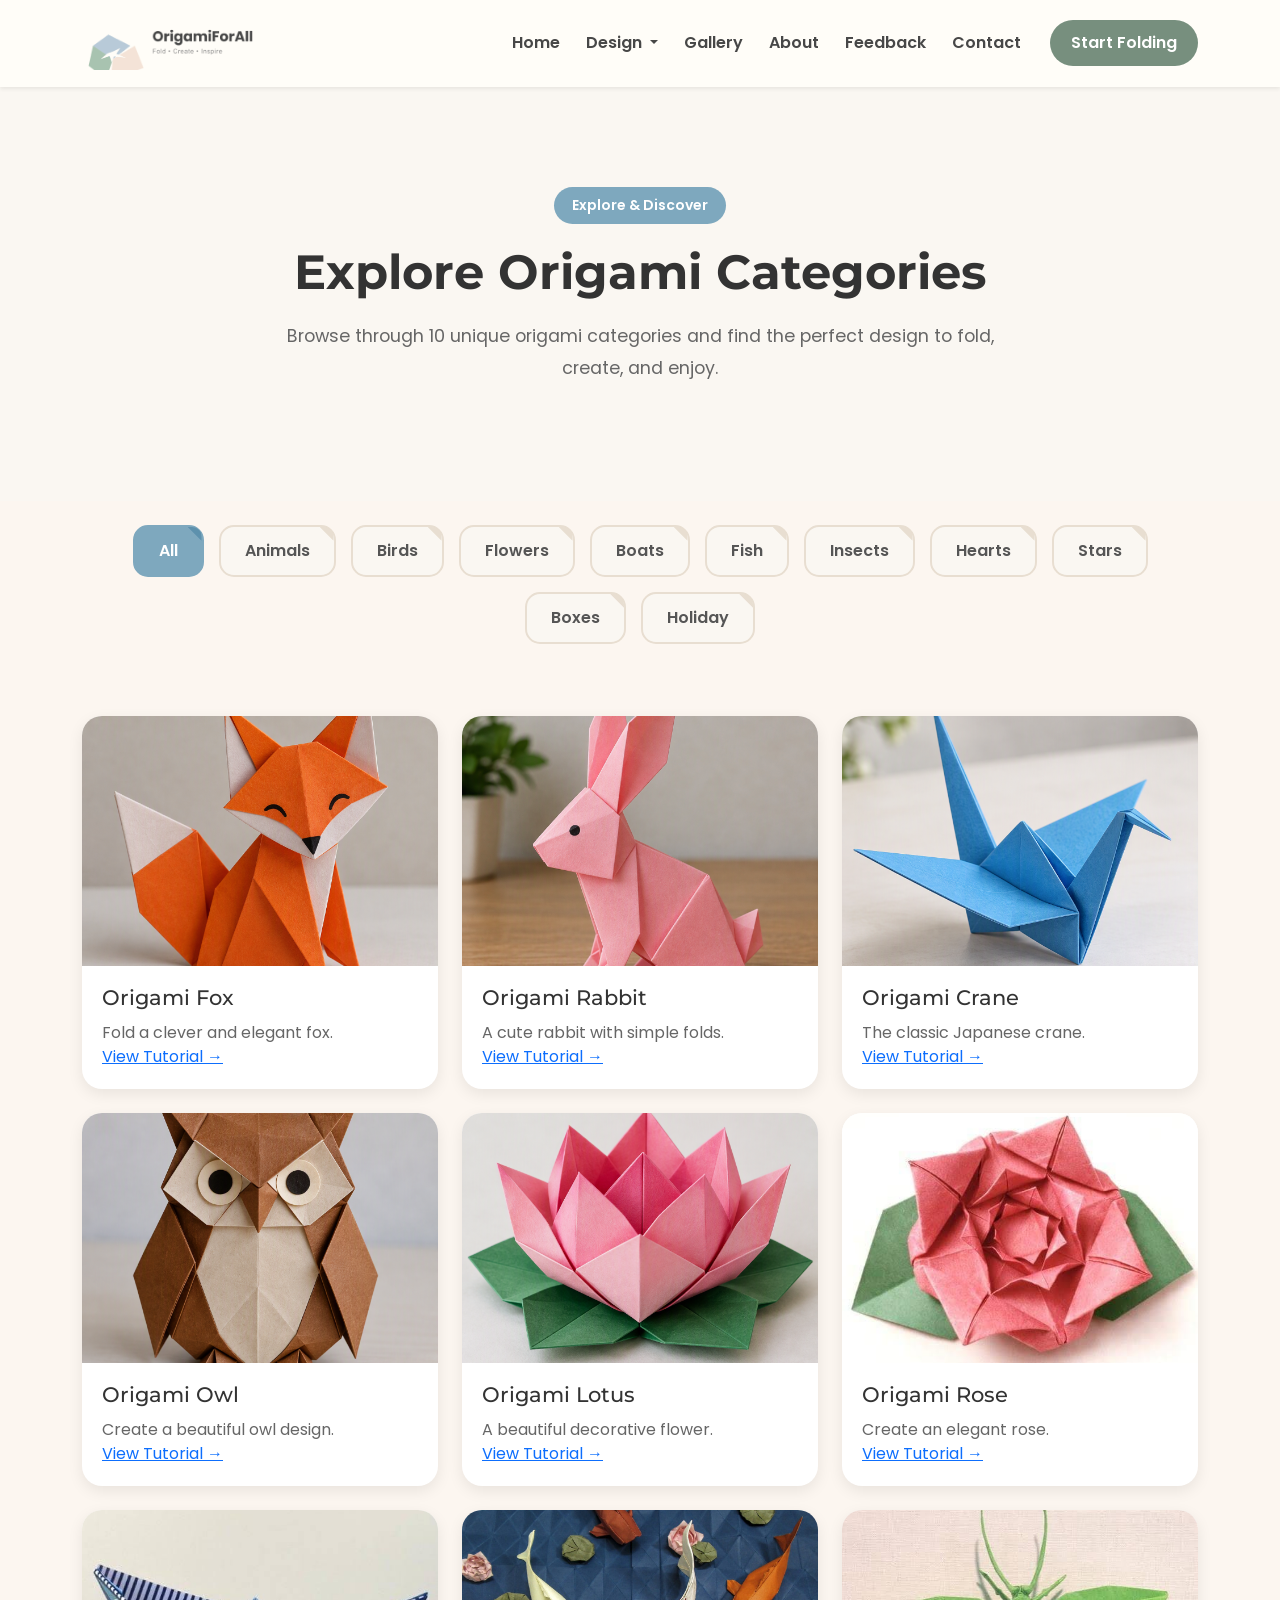
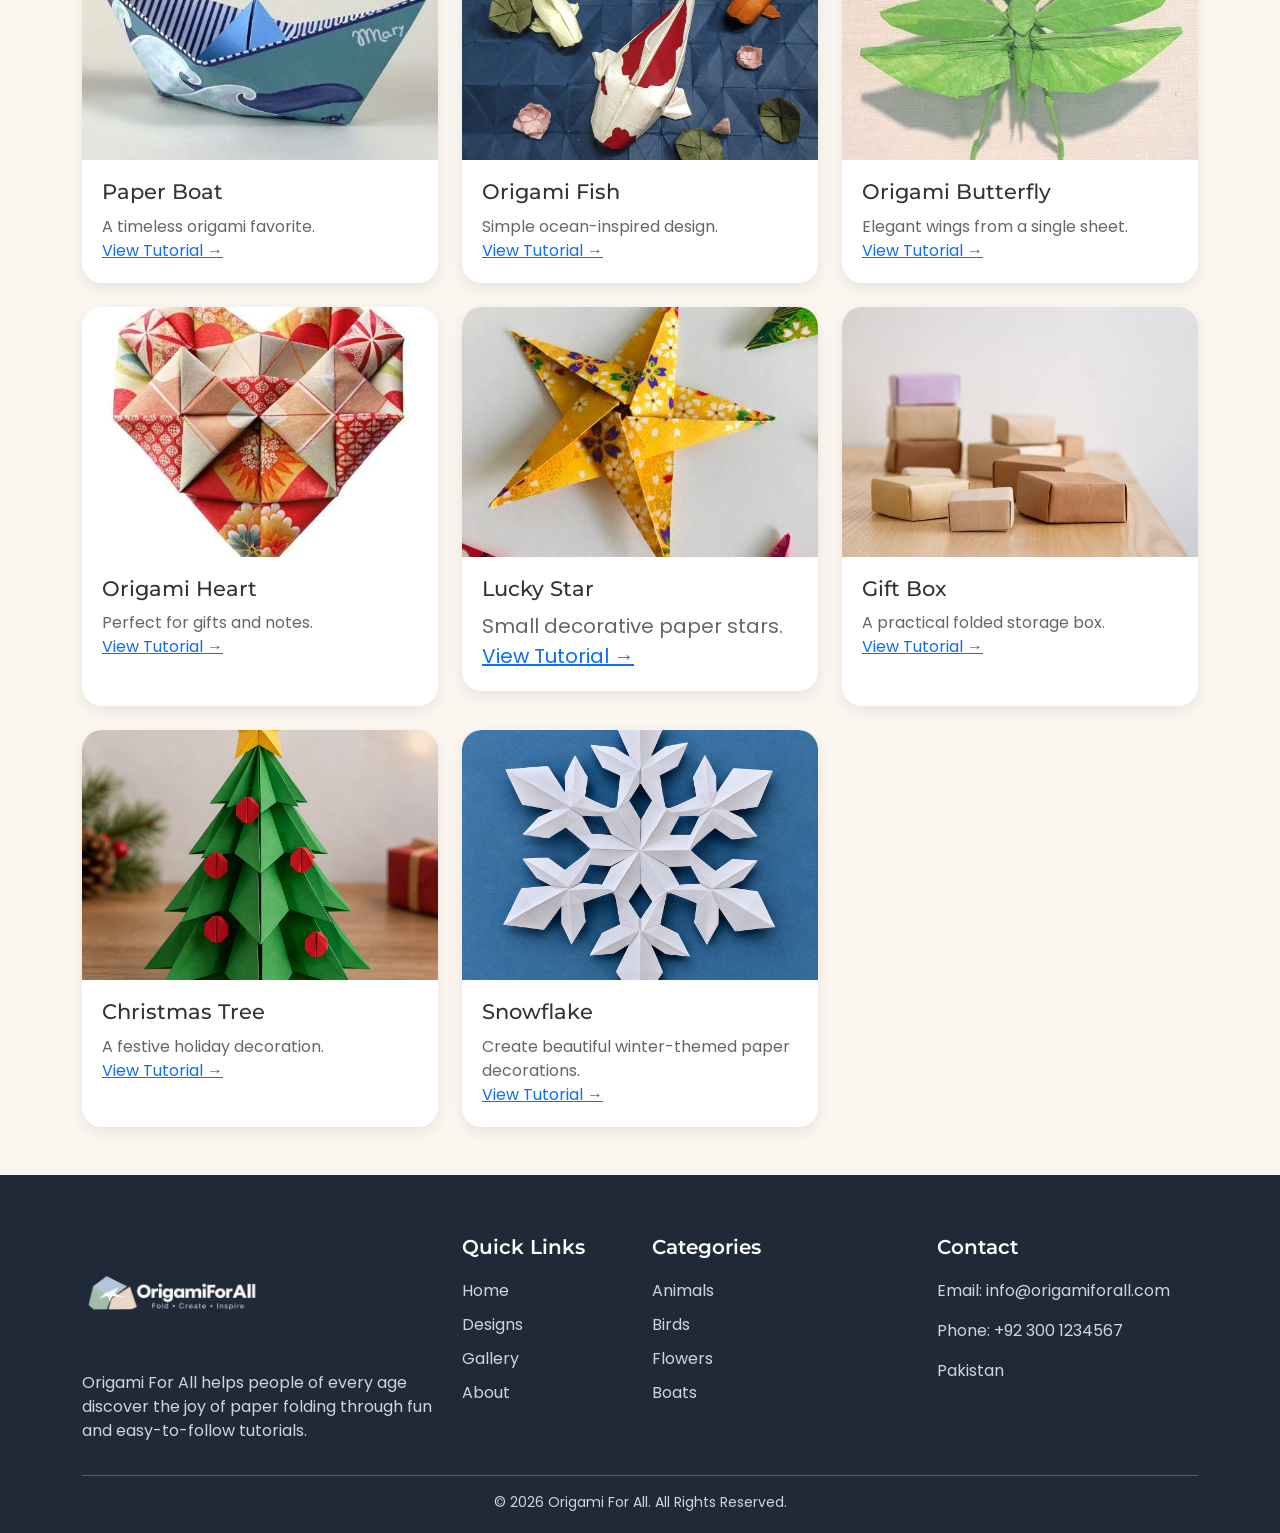
<file: categories.html>
<!DOCTYPE html>
<html lang="en">
<head>
    <meta charset="UTF-8">
    <meta name="viewport" content="width=device-width, initial-scale=1.0">
    <link href="https://cdn.jsdelivr.net/npm/bootstrap@5.0.2/dist/css/bootstrap.min.css" rel="stylesheet" integrity="sha384-EVSTQN3/azprG1Anm3QDgpJLIm9Nao0Yz1ztcQTwFspd3yD65VohhpuuCOmLASjC" crossorigin="anonymous">
    <link rel="preconnect" href="https://fonts.googleapis.com">
    <link href="https://fonts.googleapis.com/css2?family=Quicksand:wght@400;500;600;700&display=swap" rel="stylesheet"> 
    <link href="https://fonts.googleapis.com/css2?family=Poppins:wght@300;400;500;600;700&display=swap" rel="stylesheet">
    <link href="https://fonts.googleapis.com/css2?family=Montserrat:wght@400;500;600;700&display=swap" rel="stylesheet">
    <link rel="icon" type="image/x-icon" href="Assests/images/logo/favicon.png">
    <link rel="stylesheet" href="Assests/css/style.css">
    <link rel="stylesheet" href="Assests/css/categories.css">
    <title>OrigamiForAll | Categories </title>
</head>
<body>
    <nav class="navbar navbar-expand-lg navbar-light bg-white shadow-sm sticky-top">
    <div class="container">

        <!-- Logo -->
        <a class="navbar-brand d-flex align-items-center" href="#">
            <img src="Assests/images/logo/SVG-preview (1).png" alt="OrigamiForAll Logo" width="220" class="me-2">
            <!-- <span class="logo-text">OrigamiForAll</span> -->
        </a>

        <!-- Mobile Toggle Button -->
        <button class="navbar-toggler border-0"
                type="button"
                data-bs-toggle="collapse"
                data-bs-target="#mainMenu">

            <span class="navbar-toggler-icon"></span>
        </button>

        <!-- Menu Links -->
        <div class="collapse navbar-collapse" id="mainMenu">

            <ul class="navbar-nav ms-auto text-center">

                <li class="nav-item">
                    <a class="nav-link active" href="index.html">Home</a>
                </li>

                <li class="nav-item dropdown">
                    <a class="nav-link dropdown-toggle" href="#" id="designDropdown" role="button" data-bs-toggle="dropdown" aria-expanded="false">
                      Design
                    </a>

                    <div class="dropdown-menu p-3 design-menu">
                       <div class="row">
                         <div class="col-6">
                           <h6 class="dropdown-header">By Level</h6>
                            <a class="dropdown-item" href="#">Easy  (kids)</a>
                            <a class="dropdown-item" href="#">Medium</a>
                            <a class="dropdown-item" href="#">Complex (elders)</a>
                         </div>
                        <div class="col-6">
                          <h6 class="dropdown-header">By Category</h6>
                          <a class="dropdown-item" href="categories.html#faces">Faces</a>
                           <a class="dropdown-item" href="categories.html#animals">Animals</a>
                           <a class="dropdown-item" href="categories.html#birds">Birds</a>
                          <a class="dropdown-item" href="categories.html#flowers">Flowers</a>
                          <a class="dropdown-item" href="categories.html">All 10 categories</a>
            </div>

        </div>
    </div>
</li>


                <li class="nav-item">
                    <a class="nav-link" href="gallery.html">Gallery</a>
                </li>

                <li class="nav-item">
                    <a class="nav-link" href="about.html">About</a>
                </li>

                <li class="nav-item">
                    <a class="nav-link" href="feedback.html">Feedback</a>
                </li>

                <li class="nav-item">
                    <a class="nav-link" href="contact.html">Contact</a>
                </li>

            </ul>

            <!-- Button -->
            <div class="ms-lg-3 text-center mt-3 mt-lg-0">
                <a href="folding.html" target="_blank" class="btn start-btn">
                    Start Folding
                </a>
            </div>

        </div>

    </div>
</nav>

    <section class="categories-hero">
    <div class="container">

        <div class="hero-content text-center">

            <span class="hero-tag">
                Explore & Discover
            </span>

            <h1>
                Explore Origami Categories
            </h1>

            <p>
                Browse through 10 unique origami categories and find
                the perfect design to fold, create, and enjoy.
            </p>

        </div>

    </div>
</section>

<section class="category-filter py-4">
    <div class="container">

        <div class="filter-wrapper">

            <button class="filter-btn active" data-filter="all">
                All
            </button>

            <button class="filter-btn" data-filter="animals">
                Animals
            </button>

            <button class="filter-btn" data-filter="birds">
                Birds
            </button>

            <button class="filter-btn" data-filter="flowers">
                Flowers
            </button>

            <button class="filter-btn" data-filter="boats">
                Boats
            </button>

            <button class="filter-btn" data-filter="fish">
                Fish
            </button>

            <button class="filter-btn" data-filter="insects">
                Insects
            </button>

            <button class="filter-btn" data-filter="hearts">
                Hearts
            </button>

            <button class="filter-btn" data-filter="stars">
                Stars
            </button>

            <button class="filter-btn" data-filter="boxes">
                Boxes
            </button>

            <button class="filter-btn" data-filter="holiday">
                Holiday
            </button>

        </div>

    </div>
</section>

<section class="origami-designs py-5">
    <div class="container">

        <div class="row g-4" id="designContainer">

           <!-- ANIMALS -->

<div class="col-lg-4 col-md-6 design-item animals">
    <div class="design-card">
        <img src="Assests/images/categories/fox.png" alt="Origami Fox">
        <div class="card-content">
            <h4>Origami Fox</h4>
            <p>Fold a clever and elegant fox.</p>
            <a href="https://youtube.com/shorts/Jl2_VL7iRh0"
   target="_blank"
   class="tutorial-btn">
   View Tutorial →
</a>
        </div>
    </div>
</div>

<div class="col-lg-4 col-md-6 design-item animals">
    <div class="design-card">
        <img src="Assests/images/categories/rabbit.png" alt="Origami Rabbit">
        <div class="card-content">
            <h4>Origami Rabbit</h4>
            <p>A cute rabbit with simple folds.</p>
            <a href="https://youtu.be/Xx4CaexQUnY?si=7yCL1SvRv82DNS9d"
   target="_blank"
   rel="noopener noreferrer"
   class="tutorial-btn">

   View Tutorial →
</a>
        </div>
    </div>
</div>

<!-- BIRDS -->

<div class="col-lg-4 col-md-6 design-item birds">
    <div class="design-card">
        <img src="Assests/images/categories/crane.png" alt="Origami Crane">
        <div class="card-content">
            <h4>Origami Crane</h4>
            <p>The classic Japanese crane.</p>
            <a href="https://youtu.be/GC_Szxdqh2Y?si=tO3BHT9Pu3AYhiyE"
   target="_blank"
   rel="noopener noreferrer"
   class="tutorial-btn">
   View Tutorial →
</a>
        </div>
    </div>
</div>

<div class="col-lg-4 col-md-6 design-item birds">
    <div class="design-card">
        <img src="Assests/images/categories/owl.png" alt="Origami Owl">
        <div class="card-content">
            <h4>Origami Owl</h4>
            <p>Create a beautiful owl design.</p>
            <a href="https://youtube.com/shorts/T3FCKv_7ixM?si=c3lFRYmvdvEp4dUh"
   target="_blank"
   rel="noopener noreferrer"
   class="tutorial-btn">
   View Tutorial →
</a>
        </div>
    </div>
</div>

<!-- FLOWERS -->

<div class="col-lg-4 col-md-6 design-item flowers">
    <div class="design-card">
        <img src="Assests/images/categories/lotus.png" alt="Origami Lotus">
        <div class="card-content">
            <h4>Origami Lotus</h4>
            <p>A beautiful decorative flower.</p>
            <a href="https://youtu.be/LWsL-_pgmTc?si=FZiootTvWFcT4ROh"
   target="_blank"
   rel="noopener noreferrer"
   class="tutorial-btn">
   View Tutorial →
</a>
        </div>
    </div>
</div>

<div class="col-lg-4 col-md-6 design-item flowers">
    <div class="design-card">
        <img src="Assests/images/homepage/flower.jpeg" alt="Origami Rose">
        <div class="card-content">
            <h4>Origami Rose</h4>
            <p>Create an elegant rose.</p>
            <a href="https://youtu.be/LWsL-_pgmTc?si=FZiootTvWFcT4ROh"
   target="_blank"
   rel="noopener noreferrer"
   class="tutorial-btn">
   View Tutorial →
</a>
        </div>
    </div>
</div>

<!-- BOATS -->

<div class="col-lg-4 col-md-6 design-item boats">
    <div class="design-card">
        <img src="Assests/images/homepage/boat.jpeg" alt="Paper Boat">
        <div class="card-content">
            <h4>Paper Boat</h4>
            <p>A timeless origami favorite.</p>
            <a href="https://youtu.be/3N7EUi3-PG8?si=yOu9jpUoL8xKp1Sw"
   target="_blank"
   rel="noopener noreferrer"
   class="tutorial-btn">
    View Tutorial →
</a>
        </div>
    </div>
</div>

<!-- FISH -->

<div class="col-lg-4 col-md-6 design-item fish">
    <div class="design-card">
        <img src="Assests/images/homepage/fish.jpeg" alt="Origami Fish">
        <div class="card-content">
            <h4>Origami Fish</h4>
            <p>Simple ocean-inspired design.</p>
            <a href="https://youtube.com/shorts/Tga2JitstTc?si=PKrJuA0qzFN9pCto"
   target="_blank"
   rel="noopener noreferrer"
   class="tutorial-btn">
    View Tutorial →
</a>
        </div>
    </div>
</div>

<!-- INSECTS -->

<div class="col-lg-4 col-md-6 design-item insects">
    <div class="design-card">
        <img src="Assests/images/homepage/insect.jpeg" alt="Origami Butterfly">
        <div class="card-content">
            <h4>Origami Butterfly</h4>
            <p>Elegant wings from a single sheet.</p>
            <a href="https://youtu.be/mfI3MIbbkgM?si=-bpG-25TzOArv63t"
   target="_blank"
   rel="noopener noreferrer"
   class="tutorial-btn">
    View Tutorial →
</a>
        </div>
    </div>
</div>

<!-- HEARTS -->

<div class="col-lg-4 col-md-6 design-item hearts">
    <div class="design-card">
        <img src="Assests/images/homepage/heart.jpeg" alt="Origami Heart">
        <div class="card-content">
            <h4>Origami Heart</h4>
            <p>Perfect for gifts and notes.</p>
            <a href="https://youtube.com/shorts/HNbtiwGGP9Q?si=deDmtPSzNkSjl4MO"
   target="_blank"
   rel="noopener noreferrer"
   class="tutorial-btn">
    View Tutorial →
</a>
        </div>
    </div>
</div>

<!-- STARS -->

<div class="col-lg-4 col-md-6 design-item stars">
    <div class="design-card">
        <img src="Assests/images/homepage/star.jpeg" alt="Origami Star">
        <div class="card-content">
            <h4>Lucky Star</h4>
            <p>Small decorative paper stars.</p>
            <a href="https://youtube.com/shorts/tIvdRGP3rW0?si=ak4r_z87J6XxN5YI"
   target="_blank"
   rel="noopener noreferrer"
   class="tutorial-btn">
    View Tutorial →
</a>
        </div>
    </div>
</div>

<!-- BOXES -->

<div class="col-lg-4 col-md-6 design-item boxes">
    <div class="design-card">
        <img src="Assests/images/homepage/box.jpeg" alt="Origami Box">
        <div class="card-content">
            <h4>Gift Box</h4>
            <p>A practical folded storage box.</p>
            <a href="https://youtube.com/shorts/bmXkCPb6NDE?si=FwzNJWhLvQjsG_bE"
   target="_blank"
   rel="noopener noreferrer"
   class="tutorial-btn">
    View Tutorial →
</a>
        </div>
    </div>
</div>

<!-- HOLIDAY -->

<div class="col-lg-4 col-md-6 design-item holiday">
    <div class="design-card">
        <img src="Assests/images/categories/Christmas-tree.png" alt="Origami Christmas Tree">
        <div class="card-content">
            <h4>Christmas Tree</h4>
            <p>A festive holiday decoration.</p>
            <a href="https://youtu.be/TZAsOQiZMEs?si=r19V6JU6x4DKmiRM"
   target="_blank"
   rel="noopener noreferrer"
   class="tutorial-btn">
    View Tutorial →
</a>
        </div>
    </div>
</div>

<div class="col-lg-4 col-md-6 design-item holiday">
    <div class="design-card">
        <img src="Assests/images/categories/snowflake.png" alt="Origami Snowflake">
        <div class="card-content">
            <h4>Snowflake</h4>
             <p>Create beautiful winter-themed paper decorations.</p>
             <a href="https://youtube.com/shorts/aI1b0s_rv1Q?si=NYsggq1Gjv1YZd9y"
   target="_blank"
   rel="noopener noreferrer"
   class="tutorial-btn">
    View Tutorial →
</a>
        </div>

    </div>
</div>
</section>



<!-- FOOTER -->
 <footer class="footer-section">
    <div class="container">

        <div class="row gy-4">

            <!-- Logo & About -->
            <div class="col-lg-4">
                <img src="Assests/images/logo/jpeg.jpg" alt="Logo" width="180">

                <p class="mt-3">
                    Origami For All helps people of every age discover the joy of paper folding through fun and easy-to-follow tutorials.
                </p>
            </div>

            <!-- Quick Links -->
            <div class="col-lg-2 col-md-6">
                <h5>Quick Links</h5>

                <ul class="footer-links">
                    <li><a href="index.html">Home</a></li>
                    <li><a href="categories.html">Designs</a></li>
                    <li><a href="gallery.html">Gallery</a></li>
                    <li><a href="about.html">About</a></li>
                </ul>
            </div>

            <!-- Categories -->
            <div class="col-lg-3 col-md-6">
                <h5>Categories</h5>

                <ul class="footer-links">
                    <li><a href="categories.html#animals">Animals</a></li>
                    <li><a href="categories.html#birds">Birds</a></li>
                    <li><a href="categories.html#flowers">Flowers</a></li>
                    <li><a href="categories.html#boats">Boats</a></li>
                </ul>
            </div>

            <!-- Contact -->
            <div class="col-lg-3">
                <h5>Contact</h5>

                <p>Email: info@origamiforall.com</p>
                <p>Phone: +92 300 1234567</p>
                <p>Pakistan</p>
            </div>

        </div>

        <hr>

        <div class="text-center copyright">
            <p>
                © 2026 Origami For All. All Rights Reserved.
            </p>
        </div>

    </div>
</footer>
    <script src="Assests/javascript/categories.js"></script>
    <script src="https://cdn.jsdelivr.net/npm/bootstrap@5.0.2/dist/js/bootstrap.bundle.min.js"></script>


</body>
</html>
</file>
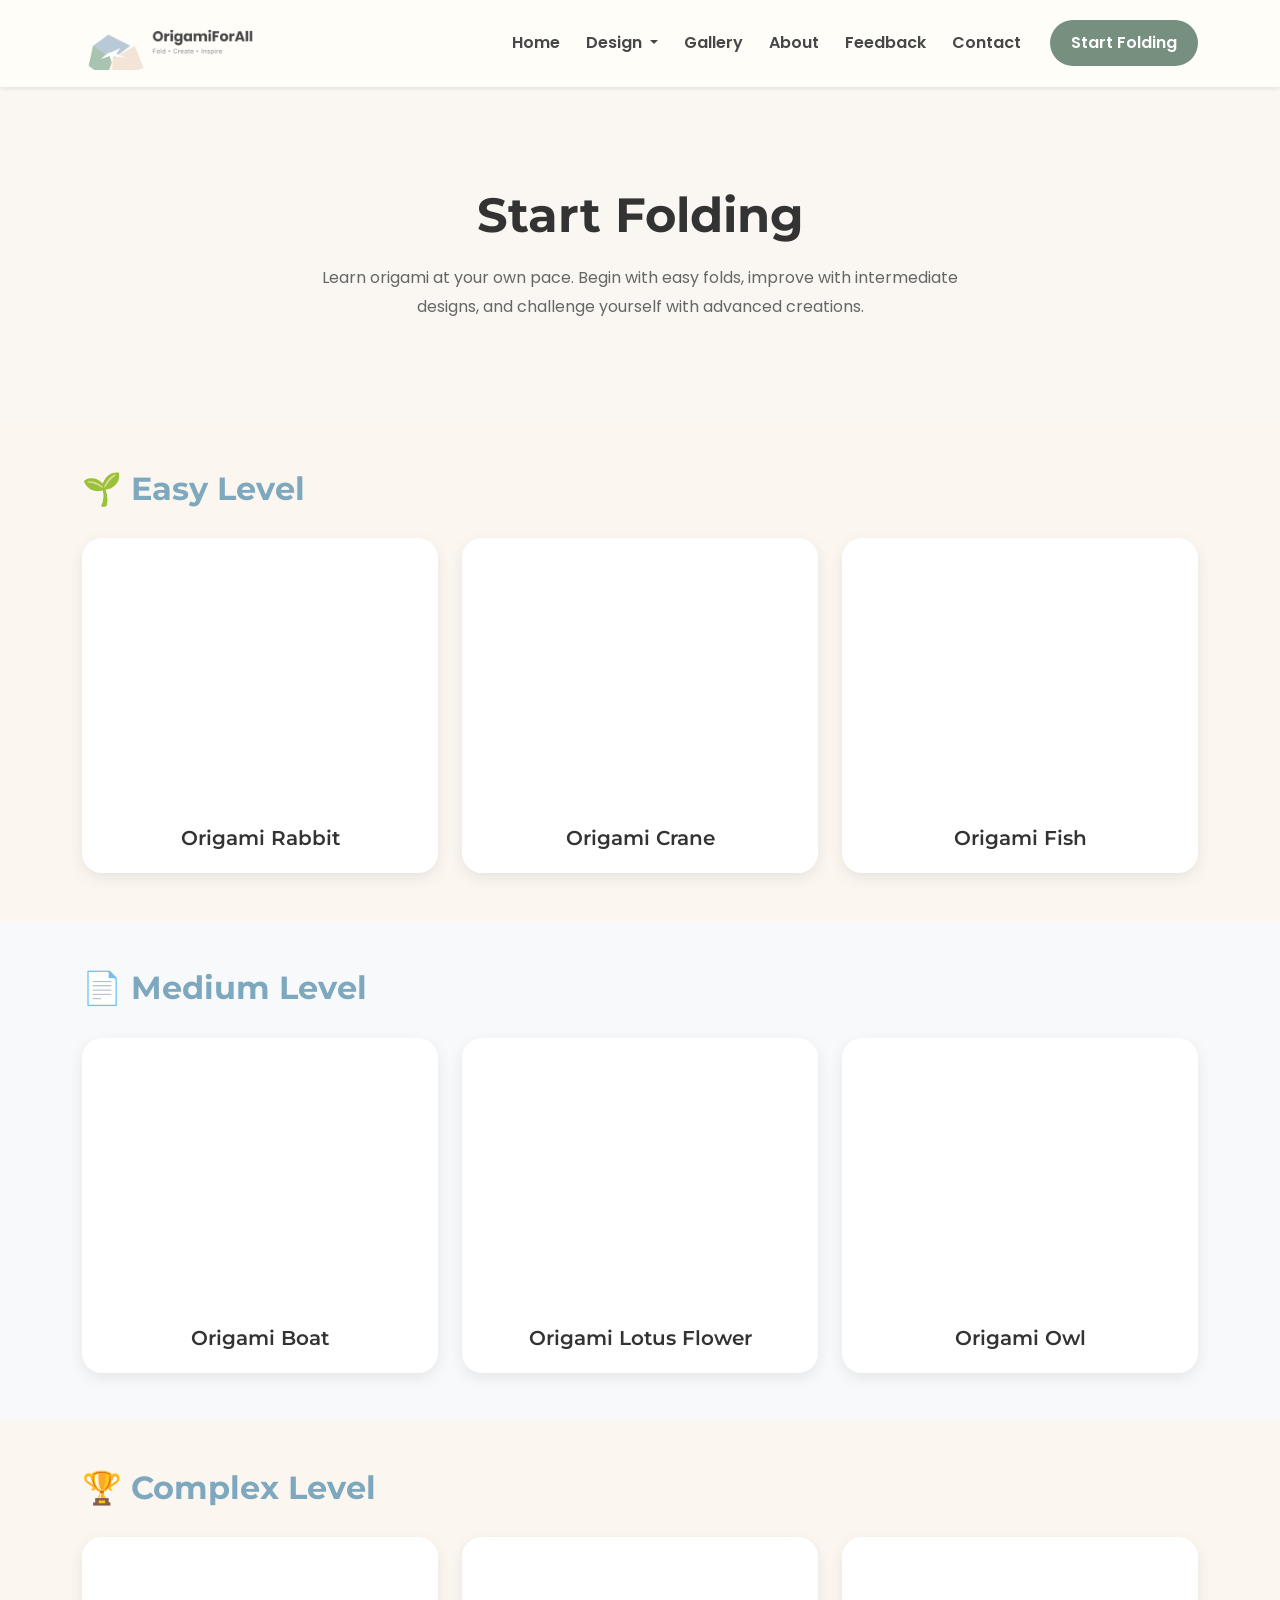
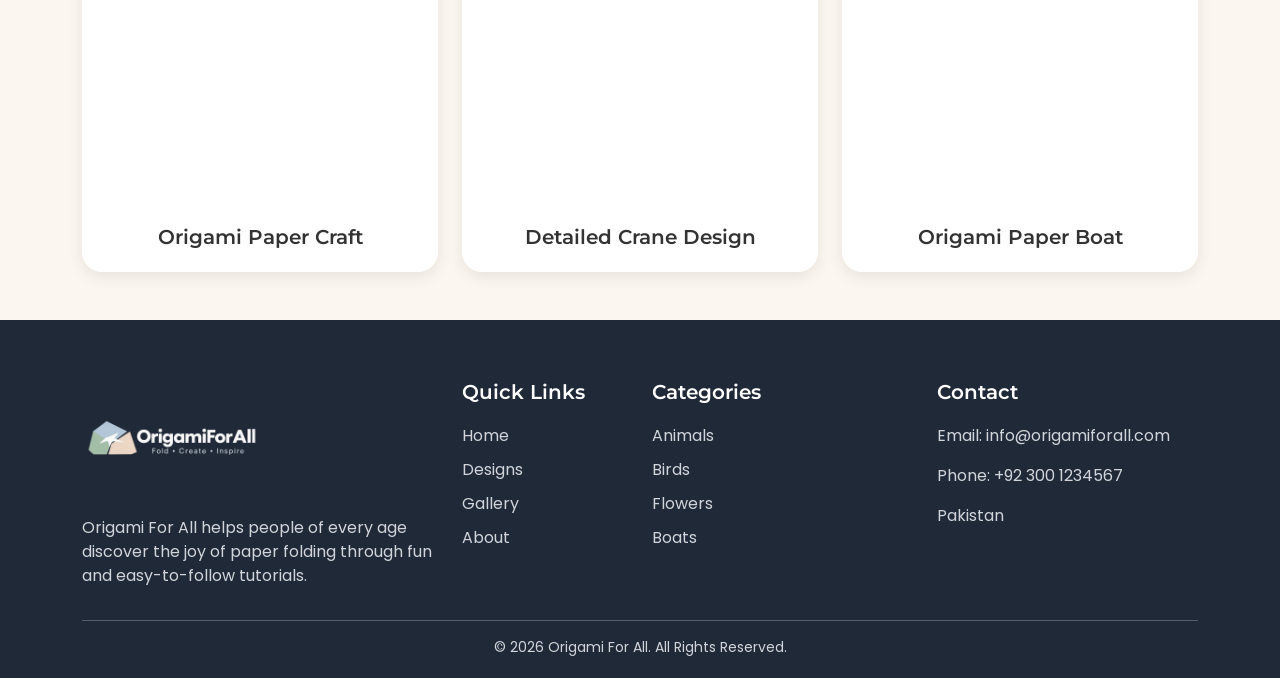
<file: folding.html>
<!DOCTYPE html>
<html lang="en">
<head>
    <meta charset="UTF-8">
    <meta name="viewport" content="width=device-width, initial-scale=1.0">
    <link href="https://cdn.jsdelivr.net/npm/bootstrap@5.0.2/dist/css/bootstrap.min.css" rel="stylesheet" integrity="sha384-EVSTQN3/azprG1Anm3QDgpJLIm9Nao0Yz1ztcQTwFspd3yD65VohhpuuCOmLASjC" crossorigin="anonymous">
    <link rel="preconnect" href="https://fonts.googleapis.com">
    <link href="https://fonts.googleapis.com/css2?family=Quicksand:wght@400;500;600;700&display=swap" rel="stylesheet"> 
    <link href="https://fonts.googleapis.com/css2?family=Poppins:wght@300;400;500;600;700&display=swap" rel="stylesheet">
    <link href="https://fonts.googleapis.com/css2?family=Montserrat:wght@400;500;600;700&display=swap" rel="stylesheet">
    <link rel="stylesheet" href="Assests/css/style.css">
    <link rel="stylesheet" href="Assests/css/folding.css">
    <link rel="icon" type="image/x-icon" href="Assests/images/logo/favicon.png">
    <title>Start Folding | OrigamiForAll</title>

</head>
<body>
    <nav class="navbar navbar-expand-lg navbar-light bg-white shadow-sm sticky-top">
    <div class="container">

        <!-- Logo -->
        <a class="navbar-brand d-flex align-items-center" href="#">
            <img src="Assests/images/logo/SVG-preview (1).png" alt="OrigamiForAll Logo" width="220" class="me-2">
            <!-- <span class="logo-text">OrigamiForAll</span> -->
        </a>

        <!-- Mobile Toggle Button -->
        <button class="navbar-toggler border-0"
                type="button"
                data-bs-toggle="collapse"
                data-bs-target="#mainMenu">

            <span class="navbar-toggler-icon"></span>
        </button>

        <!-- Menu Links -->
        <div class="collapse navbar-collapse" id="mainMenu">

            <ul class="navbar-nav ms-auto text-center">

                <li class="nav-item">
                    <a class="nav-link active" href="index.html">Home</a>
                </li>

                <li class="nav-item dropdown">
                    <a class="nav-link dropdown-toggle" href="#" id="designDropdown" role="button" data-bs-toggle="dropdown" aria-expanded="false">
                      Design
                    </a>

                    <div class="dropdown-menu p-3 design-menu">
                       <div class="row">
                         <div class="col-6">
                           <h6 class="dropdown-header">By Level</h6>
                            <a class="dropdown-item" href="#">Easy  (kids)</a>
                            <a class="dropdown-item" href="#">Medium</a>
                            <a class="dropdown-item" href="#">Complex (elders)</a>
                         </div>
                        <div class="col-6">
                          <h6 class="dropdown-header">By Category</h6>
                          <a class="dropdown-item" href="categories.html#faces">Faces</a>
                           <a class="dropdown-item" href="categories.html#animals">Animals</a>
                           <a class="dropdown-item" href="categories.html#birds">Birds</a>
                          <a class="dropdown-item" href="categories.html#flowers">Flowers</a>
                          <a class="dropdown-item" href="categories.html">All 10 categories</a>
            </div>

        </div>
    </div>
</li>


                <li class="nav-item">
                    <a class="nav-link" href="gallery.html">Gallery</a>
                </li>

                <li class="nav-item">
                    <a class="nav-link" href="about.html">About</a>
                </li>

                <li class="nav-item">
                    <a class="nav-link" href="feedback.html">Feedback</a>
                </li>

                <li class="nav-item">
                    <a class="nav-link" href="contact.html">Contact</a>
                </li>

            </ul>

            <!-- Button -->
            <div class="ms-lg-3 text-center mt-3 mt-lg-0">
                <a href="folding.html" target="_blank" class="btn start-btn">
                    Start Folding
                </a>
            </div>

        </div>

    </div>
</nav>

<section class="learn-hero text-center">
    <div class="container">

        <h1>Start Folding</h1>

        <p>
            Learn origami at your own pace. Begin with easy folds,
            improve with intermediate designs, and challenge yourself
            with advanced creations.
        </p>

    </div>
</section>

<!-- Easy Level -->
<section class="tutorial-section py-5">
    <div class="container">

        <h2 class="level-heading">🌱 Easy Level</h2>

        <div class="row g-4">

            <div class="col-lg-4 col-md-6">
                <div class="video-card">
                    <iframe width="100%" height="250"
                        src="https://www.youtube.com/embed/Xx4CaexQUnY"
                        allowfullscreen>
                    </iframe>
                    <h5 class="mt-3">Origami Rabbit</h5>
                </div>
            </div>

            <div class="col-lg-4 col-md-6">
                <div class="video-card">
                    <iframe width="100%" height="250"
                        src="https://www.youtube.com/embed/GC_Szxdqh2Y"
                        allowfullscreen>
                    </iframe>
                    <h5 class="mt-3">Origami Crane</h5>
                </div>
            </div>

            <div class="col-lg-4 col-md-6">
                <div class="video-card">
                    <iframe width="100%" height="250"
                        src="https://www.youtube.com/embed/Tga2JitstTc"
                        allowfullscreen>
                    </iframe>
                    <h5 class="mt-3">Origami Fish</h5>
                </div>
            </div>

        </div>

    </div>
</section>

<!-- Medium Level -->
<section class="tutorial-section py-5 bg-light">
    <div class="container">

        <h2 class="level-heading">📄 Medium Level</h2>

        <div class="row g-4">

            <div class="col-lg-4 col-md-6">
                <div class="video-card">
                    <iframe width="100%" height="250"
                        src="https://www.youtube.com/embed/3N7EUi3-PG8"
                        allowfullscreen>
                    </iframe>
                    <h5 class="mt-3">Origami Boat</h5>
                </div>
            </div>

            <div class="col-lg-4 col-md-6">
                <div class="video-card">
                    <iframe width="100%" height="250"
                        src="https://www.youtube.com/embed/LWsL-_pgmTc"
                        allowfullscreen>
                    </iframe>
                    <h5 class="mt-3">Origami Lotus Flower</h5>
                </div>
            </div>

            <div class="col-lg-4 col-md-6">
                <div class="video-card">
                    <iframe width="100%" height="250"
                        src="https://www.youtube.com/embed/T3FCKv_7ixM"
                        allowfullscreen>
                    </iframe>
                    <h5 class="mt-3">Origami Owl</h5>
                </div>
            </div>

        </div>

    </div>
</section>

<!-- Complex Level -->
<section class="tutorial-section py-5">
    <div class="container">

        <h2 class="level-heading">🏆 Complex Level</h2>

        <div class="row g-4">

            <div class="col-lg-4 col-md-6">
                <div class="video-card">
                    <iframe width="100%" height="250"
                        src="https://www.youtube.com/embed/Xx4CaexQUnY"
                        allowfullscreen>
                    </iframe>
                    <h5 class="mt-3">Origami Paper Craft</h5>
                </div>
            </div>

            <div class="col-lg-4 col-md-6">
                <div class="video-card">
                    <iframe width="100%" height="250"
                        src="https://www.youtube.com/embed/GC_Szxdqh2Y"
                        allowfullscreen>
                    </iframe>
                    <h5 class="mt-3">Detailed Crane Design</h5>
                </div>
            </div>

            <div class="col-lg-4 col-md-6">
                <div class="video-card">
                    <iframe width="100%" height="250"
                        src="https://www.youtube.com/embed/3N7EUi3-PG8"
                        allowfullscreen>
                    </iframe>
                    <h5 class="mt-3">Origami Paper Boat</h5>
                </div>
            </div>

        </div>

    </div>
</section>


<!-- FOOTER -->
 <footer class="footer-section">
    <div class="container">

        <div class="row gy-4">

            <!-- Logo & About -->
            <div class="col-lg-4">
                <img src="Assests/images/logo/jpeg.jpg" alt="Logo" width="180">

                <p class="mt-3">
                    Origami For All helps people of every age discover the joy of paper folding through fun and easy-to-follow tutorials.
                </p>
            </div>

            <!-- Quick Links -->
            <div class="col-lg-2 col-md-6">
                <h5>Quick Links</h5>

                <ul class="footer-links">
                    <li><a href="index.html">Home</a></li>
                    <li><a href="categories.html">Designs</a></li>
                    <li><a href="gallery.html">Gallery</a></li>
                    <li><a href="about.html">About</a></li>
                </ul>
            </div>

            <!-- Categories -->
            <div class="col-lg-3 col-md-6">
                <h5>Categories</h5>

                <ul class="footer-links">
                    <li><a href="categories.html#animals">Animals</a></li>
                    <li><a href="categories.html#birds">Birds</a></li>
                    <li><a href="categories.html#flowers">Flowers</a></li>
                    <li><a href="categories.html#boats">Boats</a></li>
                </ul>
            </div>

            <!-- Contact -->
            <div class="col-lg-3">
                <h5>Contact</h5>

                <p>Email: info@origamiforall.com</p>
                <p>Phone: +92 300 1234567</p>
                <p>Pakistan</p>
            </div>

        </div>

        <hr>

        <div class="text-center copyright">
            <p>
                © 2026 Origami For All. All Rights Reserved.
            </p>
        </div>

    </div>
</footer>

 <script src="https://cdn.jsdelivr.net/npm/bootstrap@5.0.2/dist/js/bootstrap.bundle.min.js"></script>  
</body>
</file>
<file: Assests/css/style.css>
body{
    font-family: 'Poppins', sans-serif;
    margin: 0;
    background-color: #fcf6f0;
    color: #333333;

}
h1,h2,h3,h4,h5,h6{
    font-family: 'Montserrat', sans-serif;
}

.navbar{
    background:#FFFDF8 !important;
    padding:12px 0;
}

.logo-text{
    font-size:1.4rem;
    font-weight:700;
    color:#474747;
}

.nav-link{
    color:#474747 !important;
    font-weight:600;
    margin:0 5px;
    transition:0.3s;
}

.nav-link:hover{
    color:#7EA8BE !important;
}


.design-menu{
    min-width: 350px;
    border: none;
    box-shadow: 0 5px 15px rgba(0,0,0,0.15);
}

.dropdown-header{
    color: #2a404c;
    font-weight: bold;
    font-size: 16px;
}

.dropdown-item{
    padding: 3px 16px;
    font-size: 15px;
} 

.dropdown-item:hover{
    background-color: #f8f5ef;
    color: #7EA8BE;
}

.start-btn{
    background:#778f7e;
    color:white;
    padding:10px 20px;
    border-radius:30px;
    font-weight:600;
}

.start-btn:hover{
    background:#8fb09b;
    color:white;
}

/* Mobile Menu */
@media (max-width:991px){

    .navbar-nav{
        padding-top:15px;
    }

    .nav-item{
        margin:5px 0;
    }

    .start-btn{
        width:100%;
        margin-top:10px;
    }
}

.hero-section {
  display: flex;
  align-items: center;
  justify-content: space-between;
  padding: 60px 80px;
  background-color: #fbf5ef;
  min-height: 80vh;
  box-sizing: border-box;
}

/* Left Content Styles */
.hero-content {
  flex: 1;
  max-width: 550px;
}

.subtitle {
  font-size: 13px;
  letter-spacing: 2px;
  color: #7d7771;
  text-transform: uppercase;
  font-family: sans-serif;
  font-weight: 600;
  display: block;
  margin-bottom: 12px;
}

.title {
  font-size: 48px;
  font-weight: 700;
  color: #2c3336;
  line-height: 1.15;
  margin: 0 0 20px 0;
}

.description {
  font-size: 18px;
  color: #555555;
  line-height: 1.5;
  margin-bottom: 28px;
  font-family: sans-serif;
}

/* Tags Styling */
.tags {
  display: flex;
  gap: 10px;
  flex-wrap: wrap;
  margin-bottom: 35px;
}

.tag {
  border: 1px solid #c8c2bc;
  border-radius: 20px;
  padding: 6px 18px;
  font-size: 14px;
  color: #555;
  background-color: transparent;
  font-family: sans-serif;
}

/* Button Styling */
.cta-button {
  display: inline-block;
  background-color: #3f6854; /* Deep Forest Green */
  color: #ffffff;
  padding: 14px 28px;
  border-radius: 4px;
  text-decoration: none;
  font-weight: 600;
  font-size: 15px;
  font-family: sans-serif;
  transition: background-color 0.2s ease;
}

.cta-button:hover {
  background-color: #2e4d3e;
  color:#ffffff;
}

/* Right Image Container */
.hero-image-container {
  flex: 1;
  display: flex;
  justify-content: flex-end;
  margin-left: 40px;
}

.image-placeholder {
  width: 100%;
  max-width: 500px;
  height: 380px;
  background-color: #f3e6d8;
  display: flex;
  align-items: flex-end;
  padding: 20px;
  box-sizing: border-box;
  color: #666;
  font-size: 14px;
  border-radius: 4px;
  font-family: sans-serif;
}
.image-placeholder img {
  width: 100%;
  height: 336px;
  border-radius: 4px;
  object-fit: cover;
}
.origami-history{
    background-color: #f8f9fa;
}

.history-tag{
    color: #7EA8BE;
    font-weight: 600;
    font-size: 14px;
    text-transform: uppercase;
    letter-spacing: 1px;
}

.origami-history h2{
    font-size: 42px;
    font-weight: 700;
    color: #333;
}

.origami-history p{
    color: #666;
    line-height: 1.8;
}

.learn-btn{
    background-color: #7EA8BE;
    color: white;
    padding: 10px 25px;
    border-radius: 30px;
}

.learn-btn:hover{
    background-color: #6897af;
    color: white;
}

.level-section{
    background: #f8f9fa;
}

.level-card{
    background: #fff;
    border-radius: 15px;
    overflow: hidden;
    text-align: center;
    padding-bottom: 20px;
    box-shadow: 0 4px 12px rgba(0,0,0,.08);
    transition: .3s;
}

.level-card:hover{
    transform: translateY(-8px);
}

.level-card img{
    width: 100%;
    height: 220px;
    object-fit: cover;
}

.level-card h4{
    margin-top: 20px;
    font-weight: 600;
}

.level-card p{
    color: #6c757d;
    padding: 0 15px;
}

.level-btn{
    background: #7EA8BE;
    color: white;
    border-radius: 25px;
    padding: 8px 25px;
}

.level-btn:hover{
    background: #5d91ad;
    color: white;
}

.design-categories{
    padding: 80px 0;
}

.section-title{
    font-size: 2.5rem;
    font-weight: 700;
    color: #333;
}

.section-subtitle{
    max-width: 700px;
    margin: 15px auto 0;
    color: #666;
    line-height: 1.8;
}

.category-card{
    background: #fff;
    border-radius: 15px;
    overflow: hidden;
    text-align: center;
    box-shadow: 0 4px 15px rgba(0,0,0,0.08);
    transition: 0.3s;
    height: 100%;
}

.category-card:hover{
    transform: translateY(-8px);
}

.category-card img{
    width: 100%;
    height: 180px;
    object-fit: cover;
}

.category-card h5{
    padding: 15px 10px;
    margin: 0;
    font-weight: 600;
}
@media (min-width: 992px){
    .col-lg-2-4{
        width: 20%;
    }
}

.gallery-preview{
    background-color: #f8f9fa;
}

.gallery-card{
    overflow: hidden;
    border-radius: 15px;
}

.gallery-card img{
    width: 100%;
    height: 250px;
    object-fit: cover;
    border-radius: 15px;
    transition: .4s;
}

.gallery-card:hover img{
    transform: scale(1.05);
}

.gallery-btn{
    background-color: #7EA8BE;
    color: #fff;
    padding: 12px 30px;
    border-radius: 30px;
}

.gallery-btn:hover{
    background-color: #6897af;
    color: #fff;
}

.testimonials{
    background-color: #f8f9fa;
}

.testimonial-card{
    background: white;
    padding: 30px;
    border-radius: 15px;
    text-align: center;
    box-shadow: 0 4px 12px rgba(0,0,0,0.08);
    height: 100%;
}

.stars{
    font-size: 20px;
    margin-bottom: 15px;
}

.testimonial-card p{
    color: #666;
    line-height: 1.8;
}

.testimonial-card h6{
    margin-top: 15px;
    font-weight: 600;
}

.cta-section{
    padding: 80px 0;
}

.cta-box{
    background: #7EA8BE;
    color: white;
    padding: 60px 30px;
    border-radius: 20px;
}

.cta-box h2{
    font-size: 2.5rem;
    font-weight: 700;
    margin-bottom: 15px;
}

.cta-box p{
    max-width: 600px;
    margin: 0 auto 25px;
    line-height: 1.8;
}

.cta-btn{
    background-color: white;
    color: #7EA8BE;
    font-weight: 600;
    padding: 12px 30px;
    border-radius: 30px;
}

.cta-btn:hover{
    background-color: #f5f5f5;
    color: #7EA8BE;
}

.footer-section{
    background-color: #1f2937;
    color: #fff;
    padding: 60px 0 20px;
}

.footer-section h5{
    margin-bottom: 20px;
    font-weight: 600;
}

.footer-links{
    list-style: none;
    padding: 0;
}

.footer-links li{
    margin-bottom: 10px;
}

.footer-links a{
    text-decoration: none;
    color: #d1d5db;
}

.footer-links a:hover{
    color: #7EA8BE;
}

.footer-section p{
    color: #d1d5db;
}

.copyright p{
    margin: 0;
    font-size: 14px;
}


@media (max-width:991px){

  .hero-section{
    flex-direction: column;
    padding: 40px 20px;
    text-align: center;
  }

  .hero-content{
    max-width: 100%;
  }

  .hero-image-container{
    margin-left: 0;
    margin-top: 30px;
    justify-content: center;
  }

  .title{
    font-size: 36px;
  }
}

@media (max-width:768px){

  .image-placeholder{
      height:auto;
      padding:0;
  }

  .image-placeholder img{
      height:auto;
      width:100%;
      display:block;
  }

}

@media (max-width:768px){

  .title,
  .origami-history h2,
  .section-title,
  .cta-box h2{
      font-size: 2rem;
  }

}

@media (max-width:576px){

  .design-menu{
      min-width: 280px;
  }

}

@media (max-width:576px){

  .footer-section img{
      width:140px;
  }

}
</file>
<file: Assests/css/categories.css>
.categories-hero{
    background-color: #FAF7F2;
    padding: 100px 0;
}

.hero-content{
    max-width: 750px;
    margin: auto;
}

.hero-tag{
    display: inline-block;
    background-color: #7EA8BE;
    color: white;
    padding: 8px 18px;
    border-radius: 50px;
    font-size: 14px;
    font-weight: 600;
    margin-bottom: 20px;
}

.categories-hero h1{
    font-size: 3rem;
    font-weight: 700;
    color: #333;
    margin-bottom: 20px;
}

.categories-hero p{
    color: #666;
    font-size: 1.1rem;
    line-height: 1.8;
}
@media (max-width:768px){

    .categories-hero{
        padding: 70px 20px;
    }

    .categories-hero h1{
        font-size: 2.2rem;
    }

}

.filter-wrapper{
    display: flex;
    flex-wrap: wrap;
    justify-content: center;
    gap: 15px;
}

.filter-btn{
    background: #FAF7F2;
    border: 2px solid #E8DED1;
    color: #555;
    padding: 12px 24px;
    border-radius: 15px;
    font-weight: 600;
    position: relative;
    transition: all .3s ease;
}

/* Folded corner effect */
.filter-btn::after{
    content: "";
    position: absolute;
    top: 0;
    right: 0;
    width: 14px;
    height: 14px;
    background: #E8DED1;
    clip-path: polygon(100% 0, 0 0, 100% 100%);
    border-radius: 0 10px 0 0;
}

.filter-btn:hover{
    transform: translateY(-4px);
    background: #F5EEE6;
    box-shadow: 0 8px 15px rgba(0,0,0,.08);
}

.filter-btn.active{
    background: #7EA8BE;
    border-color: #7EA8BE;
    color: white;
}

.filter-btn.active::after{
    background: #5D91AD;
}

.design-card{
    background: white;
    border-radius: 20px;
    overflow: hidden;
    box-shadow: 0 5px 15px rgba(0,0,0,.08);
    transition: .3s;
    height: 100%;
}

.design-card:hover{
    transform: translateY(-8px);
}

.design-card img{
    width: 100%;
    height: 250px;
    object-fit: cover;
}

.card-content{
    padding: 20px;
}

.card-content h4{
    font-size: 1.3rem;
    margin-bottom: 10px;
}

.card-content p{
    color: #666;
    margin: 0;
}

@media (max-width: 576px){

    .filter-btn{
        padding: 8px 14px;
        font-size: 14px;
    }


    .design-card img{
        height: 200px;
    }


    .card-content h4{
        font-size: 1.1rem;
    }

    .tutorial-btn{
        display:block;
        text-align:center;
        width:100%;
    }

}
</file>
<file: Assests/css/folding.css>
.learn-hero{
    background: #FAF7F2;
    padding: 100px 0;
}

.learn-hero h1{
    font-size: 3rem;
    font-weight: 700;
    color: #333;
}

.learn-hero p{
    max-width: 700px;
    margin: 20px auto 0;
    color: #666;
    line-height: 1.8;
}

.level-heading{
    color: #7EA8BE;
    font-weight: 700;
    margin-bottom: 30px;
}

.video-card{
    background: white;
    padding: 15px;
    border-radius: 20px;
    box-shadow: 0 5px 15px rgba(0,0,0,0.08);
    transition: 0.3s;
    height: 100%;
}

.video-card:hover{
    transform: translateY(-6px);
}

.video-card iframe{
    border-radius: 15px;
}

.video-card h5{
    text-align: center;
    margin-top: 15px;
    font-weight: 600;
}

@media (max-width:768px){

    .learn-hero{
        padding: 70px 20px;
    }

    .learn-hero h1{
        font-size: 2.2rem;
    }

}
</file>
